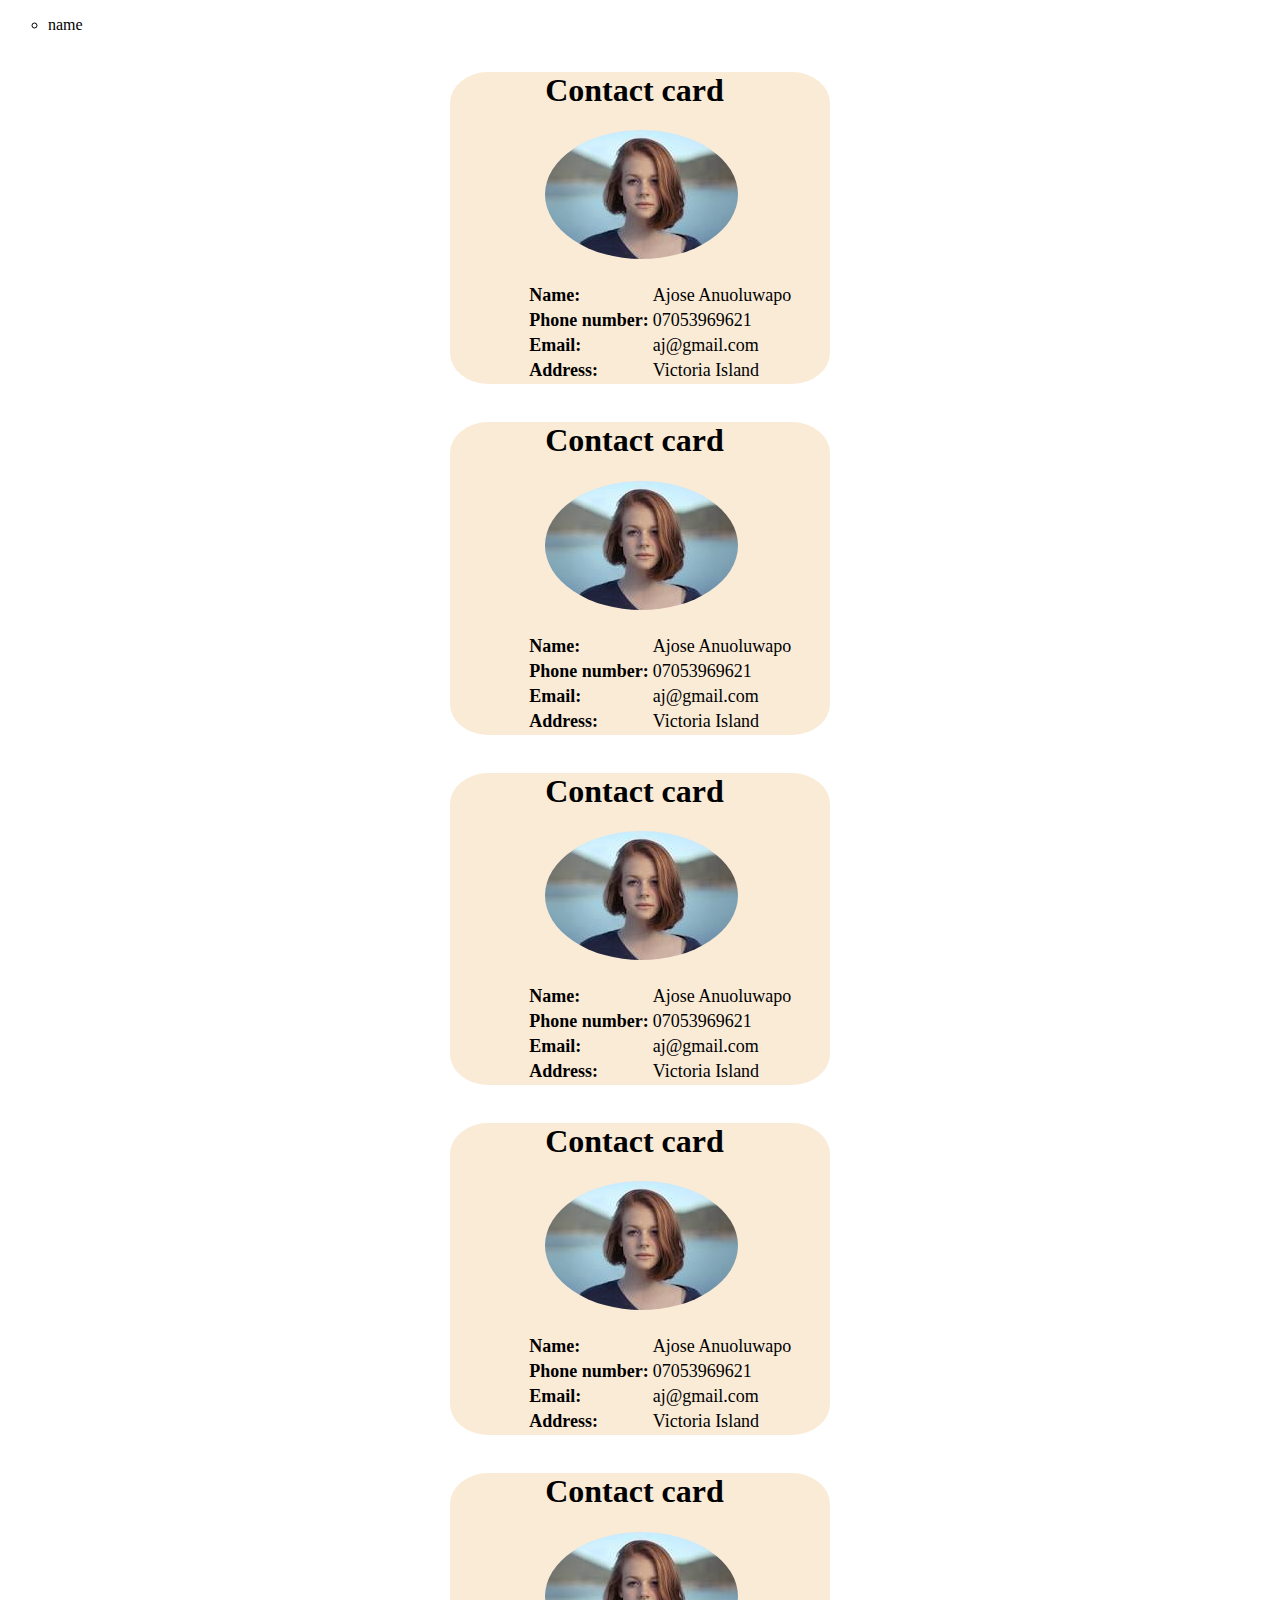
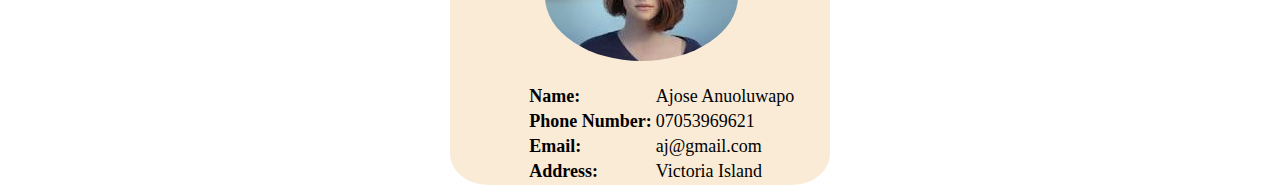
<file: index.html>
<!DOCTYPE html>
<html lang="en">
<head>
    <meta charset="UTF-8">
    <meta http-equiv="X-UA-Compatible" content="IE=edge">
    <meta name="viewport" content="width=device-width, initial-scale=1.0">
    <title>Document</title>
    <link rel="stylesheet" href="index.css">
</head>
<body>
    <div>
        <ul type=circle>
            <li>name</li>
        </ul>
    </div>
  <div class="container">
        <h1>Contact card</h1>
        <img src="person1.jpg" alt="">
        <table>
           
            <tr class="head">
                <td> <b>Name: </b></td>
                <td>Ajose Anuoluwapo</td>
                
            </tr>
            <tr>
                <td><b>Phone number: </b></td>
                <td>07053969621</td>
            </tr>
            <tr>
                <td><b>Email:   </b></td>
                <td>aj@gmail.com</td>
            </tr>
            <tr>
                <td><b>Address: </b></td>
                <td>Victoria Island</td>
            </tr>
        </table>
  </div>
  <div class="container">
    <h1>Contact card</h1>
    <img src="person1.jpg" alt="">
    <table >
       
        <tr>
            <td> <b>Name: </b></td>
            <td>Ajose Anuoluwapo</td>
            
        </tr>
        <tr>
            <td><b>Phone number: </b></td>
            <td>07053969621</td>
        </tr>
        <tr>
            <td><b>Email:   </b></td>
            <td>aj@gmail.com</td>
        </tr>
        <tr>
            <td><b>Address: </b></td>
            <td>Victoria Island</td>
        </tr>
    </table>
</div>
<div class="container">
    <h1>Contact card</h1>
    <img src="person1.jpg" alt="">
    <table>
       
        <tr class="head">
            <td> <b>Name: </b></td>
            <td>Ajose Anuoluwapo</td>
            
        </tr>
        <tr>
            <td><b>Phone number: </b></td>
            <td>07053969621</td>
        </tr>
        <tr>
            <td><b>Email:   </b></td>
            <td>aj@gmail.com</td>
        </tr>
        <tr>
            <td><b>Address: </b></td>
            <td>Victoria Island</td>
        </tr>
    </table>
</div>
<div class="container">
    <h1>Contact card</h1>
    <img src="person1.jpg" alt="">
    <table >
       
        <tr class="head">
            <td> <b>Name: </b></td>
            <td>Ajose Anuoluwapo</td>
            
        </tr>
        <tr>
            <td><b>Phone number: </b></td>
            <td>07053969621</td>
        </tr>
        <tr>
            <td><b>Email:   </b></td>
            <td>aj@gmail.com</td>
        </tr>
        <tr>
            <td><b>Address: </b></td>
            <td>Victoria Island</td>
        </tr>
    </table>
</div>
<div class="container">
    <h1>Contact card</h1>
    <img src="person1.jpg" alt="">
    <table>
       
        <tr class="head">
            <td> <b>Name: </b></td>
            <td>Ajose Anuoluwapo</td>
            
        </tr>
        <tr>
            <td><b>Phone Number: </b></td>
            <td>07053969621</td>
        </tr>
        <tr>
            <td><b>Email:   </b></td>
            <td>aj@gmail.com</td>
        </tr>
        <tr>
            <td><b>Address: </b></td>
            <td>Victoria Island</td>
        </tr>
    </table>
</div>
</body>
</html>
</file>
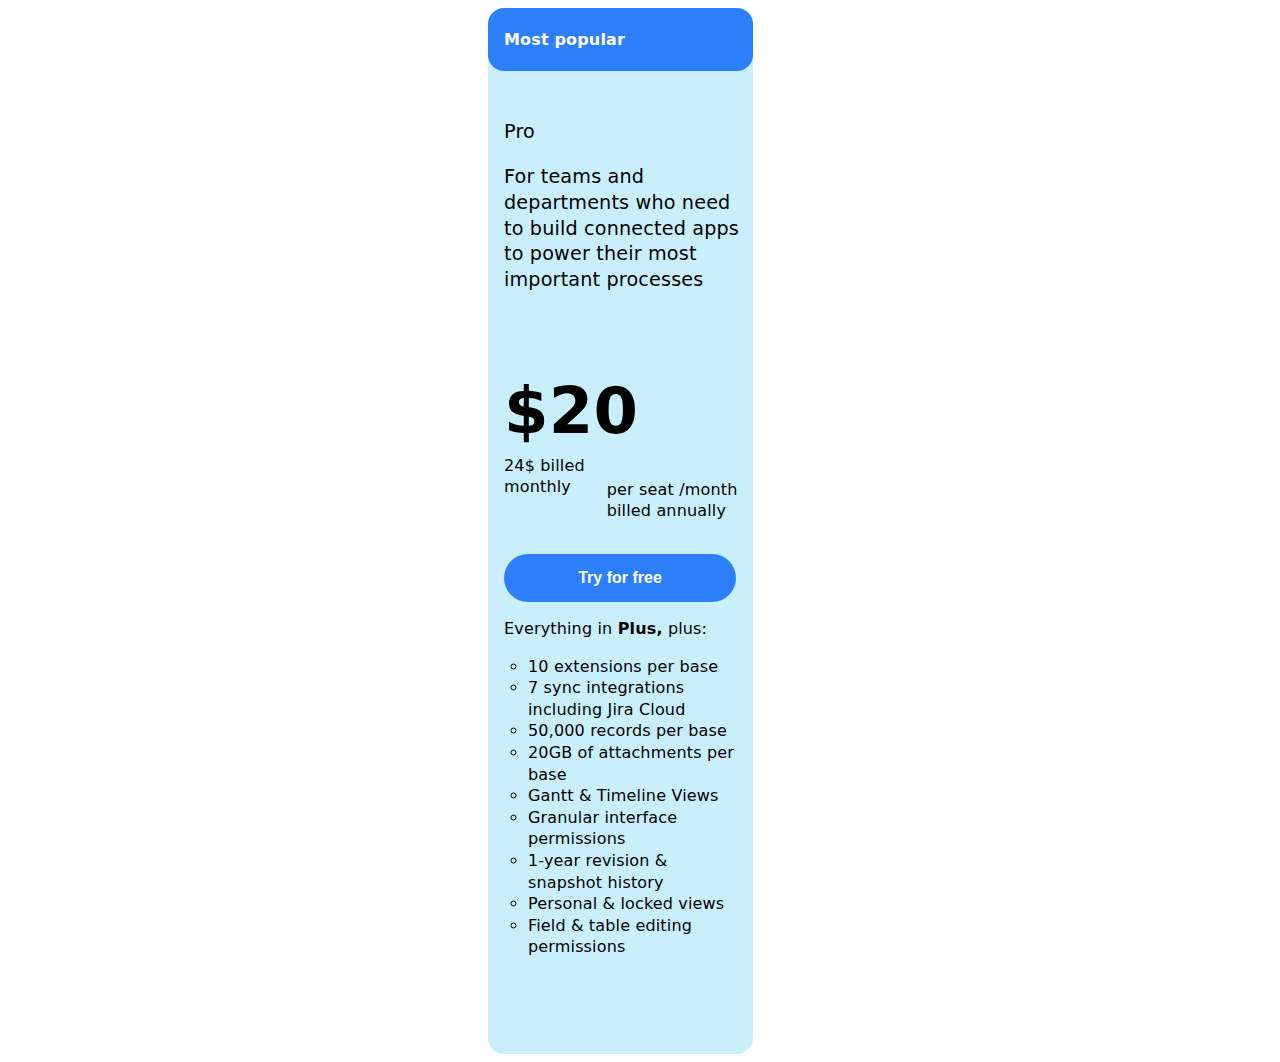
<file: card.html>
<!DOCTYPE html>
<html lang="en">
<head>
    <meta charset="UTF-8">
    <meta http-equiv="X-UA-Compatible" content="IE=edge">
    <meta name="viewport" content="width=device-width, initial-scale=1.0">
    <title>Document</title>
    <link rel="stylesheet" href="card.css">
</head>
<body>
    <div class="container">
        <div id="h4">
            <h4>Most popular</h4>
        </div>
        <div>
            <h3 id="h3">Pro</h3>
        </div>
        <div id="paragraph">
            <p>For teams and departments who need to build connected apps to power their most important processes </p> 
        </div>
        <div class="float">
            <!-- <div id="price"> -->
            <div>
                <span id="price">$20</span>
                <div id="p2">
                    per seat /month 
                    <br>
                    billed annually
                </div> 
            </div>              
            
        </div>
        <div id="p3">
            24$ billed monthly
        </div>
        <div>
            <button id="button">Try for free</button>
        </div>
        <div id="plus">
            <p>
                Everything in <span class="strong" style="font-weight: bold;">Plus,</span> plus:
            </p>
            
        </div>
        <div id="list">
            <ul type="circle">
                <li>10 extensions per base</li>
                <li>7 sync integrations including Jira Cloud</li>
                <li>50,000 records per base</li>
                <li>20GB of attachments per base</li>
                <li>Gantt & Timeline Views</li>
                <li>Granular interface permissions</li>
                <li>1-year revision & snapshot history</li>
                <li>Personal & locked views</li>
                <li>Field & table editing permissions</li>
            </ul>
        
            
           
        </div>
       

    </div>
   
</body>
</html>
</file>
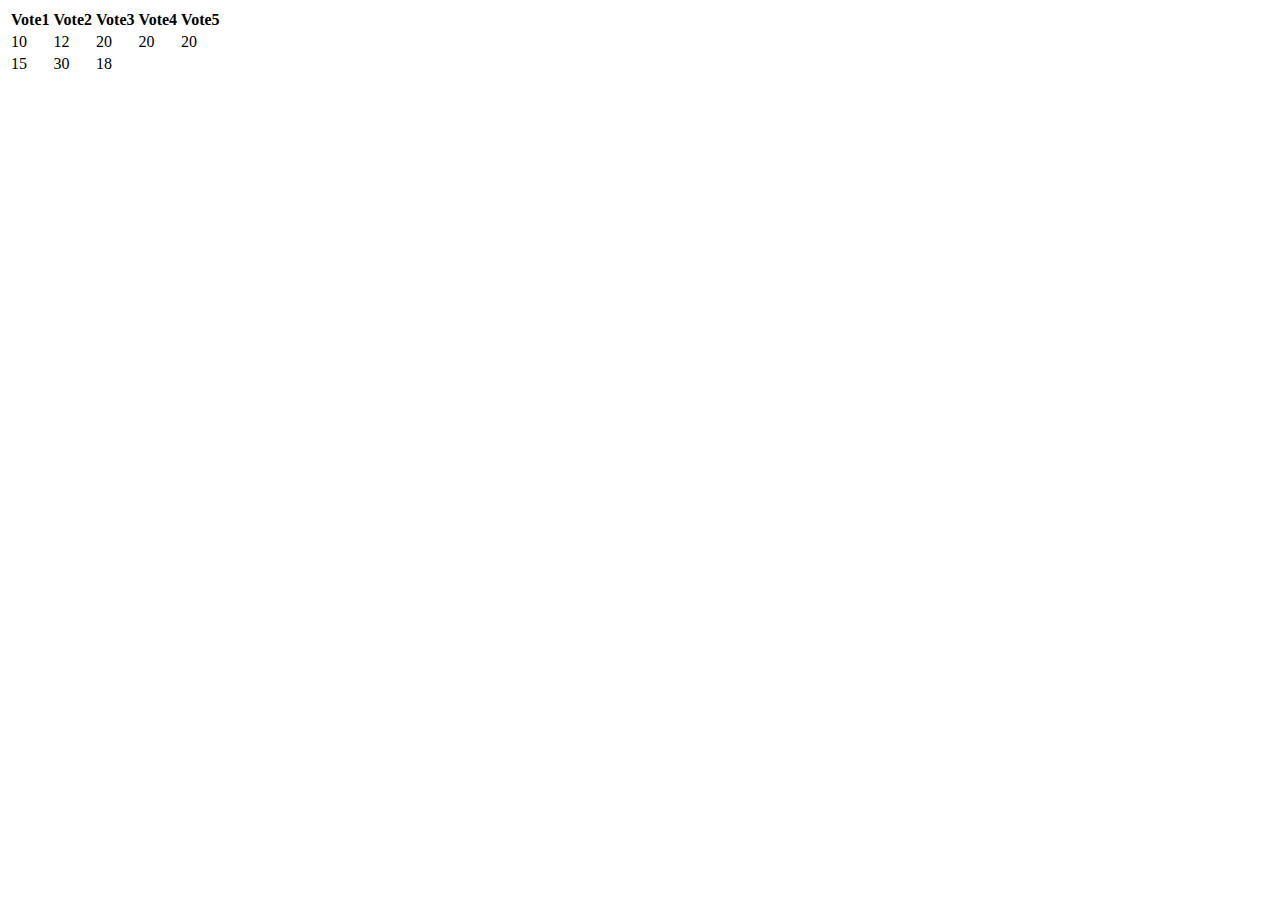
<file: table.html>
<!DOCTYPE html>
<html lang="en">
<head>
    <meta charset="UTF-8">
    <meta http-equiv="X-UA-Compatible" content="IE=edge">
    <meta name="viewport" content="width=device-width, initial-scale=1.0">
    <title>Document</title>
</head>
<body>
    <table>
        <thead>
            <tr>
                <th>Vote1</th>
                <th>Vote2</th>
                <th>Vote3</th>
                <th>Vote4</th>
                <th>Vote5</th>
            </tr>
        </thead>
        <tbody>
            <tr>
                <td>10</td>
                <td>12</td>
                <td>20</td>
                <td>20</td>
                <td>20</td>
            </tr>
            <tr>
                <td>15</td>
                <td>30</td>
                <td>18</td>
            </tr>
        </tbody>
       
    </table>
   
</body>
</html>
</file>
<file: index.css>
.container{
    border-radius: 10%;
    background-color:antiquewhite;
    width: 30%;
    margin-left: 35%;
   
}
.div{
    float: left;
}
img{
    border-radius: 120%;
    margin-left: 25%;
}
h1{
    margin-left: 25%;
    margin-top: 10%;
}
table{
    margin-left: 20%;
    margin-top: 5%;
    font-size: 18px;
}
</file>
<file: card.css>
.container{
    background-color: rgb(201, 239, 253);
    width: 21%;
    font-family: 'GT Eesti Display',-apple-system,system-ui,BlinkMacSystemFont,'Segoe UI',Roboto,Oxygen-Sans,Ubuntu,Cantarell,
    'Helvetica Neue',sans-serif,'Apple Color Emoji','Segoe UI Emoji','Segoe UI Symbol';
    letter-spacing: .01rem;
    border-radius: 1rem;
    line-height: 1.35;
    margin-left: 30rem;
   
}
#h4{
    background-color:  #2d7ff9;
    color: white;
    padding-left: 1rem;
    padding-top: 0.01em;
    padding-bottom: 0.9rem;
    height: 3rem;
    border-radius: 1rem;
    margin-bottom: 3rem;
    font-size: 500;
    font-weight: bold;

}
#h3{
    padding-left: 1rem;
    font-size: 1.2rem;
    font-weight: 500;

}
#paragraph{
    font-size: 1.2rem;
    padding-left: 1rem ;
    font-weight: 500;
    padding-bottom: 3.5rem;
    
}
#price{
    font-size: 4rem;
    font-weight: 600;
    padding-left: 1rem;
}
#p2{
    font-weight: 500;
    float: right;
    padding-top: 1.5rem;
    padding-right: 1rem;
}
#p3{
    font-weight: 500;
    padding-left: 1rem;
}
#plus{
    font-weight: 500;
    padding-left: 1rem;
}
#list{
    font-weight: 500;
    padding-right: 1rem;
    padding-bottom: 5rem;
}
#button{
    height: 3rem;
    border-radius: 5rem;
    color: white;
    width: 14.5rem;
    margin-left: 1rem;
    font-size: medium;
    font-weight: bold;
    margin-top: 2rem;
    background: #2d7ff9;
    border: none;
}
</file>
